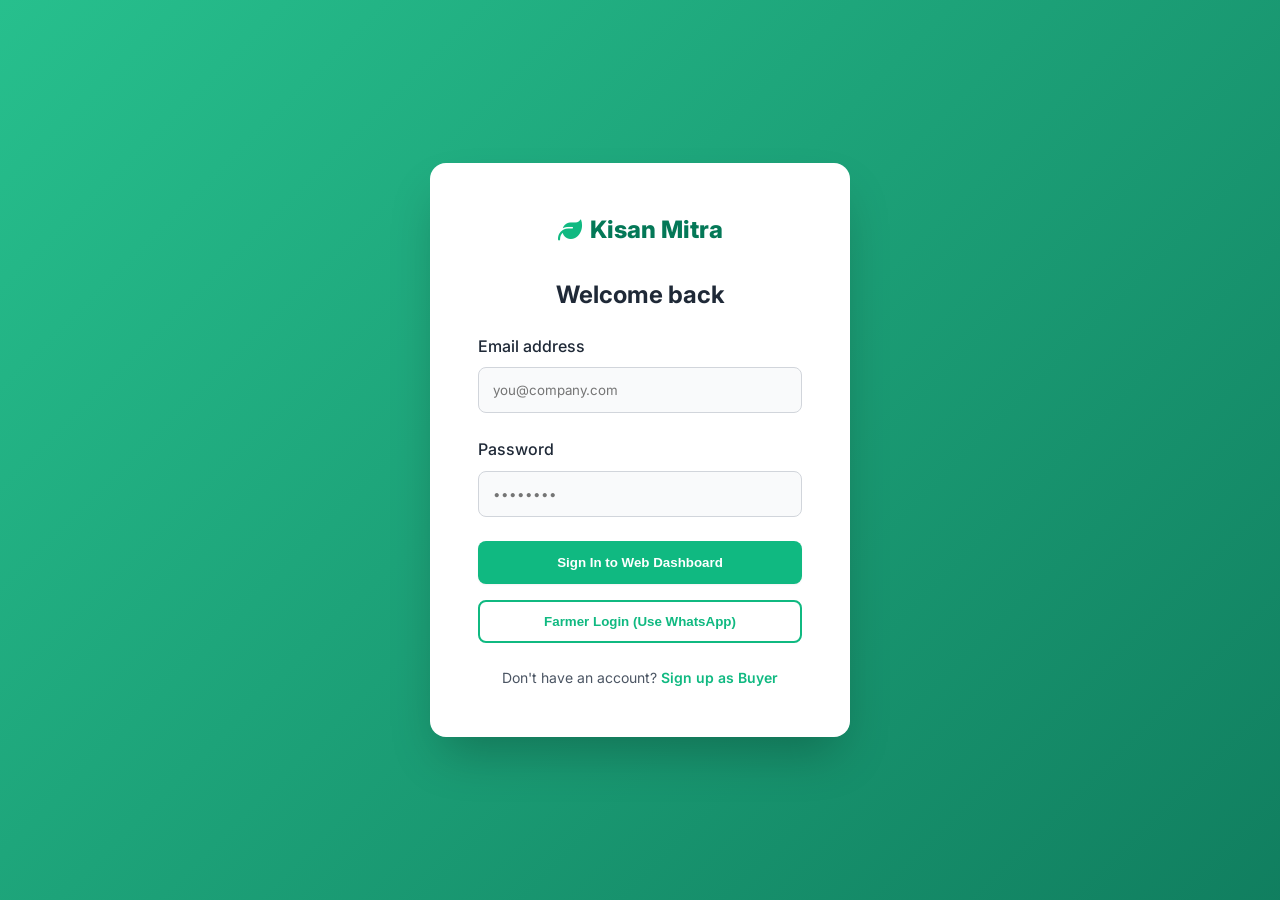
<file: admin-dashboard.html>
<!DOCTYPE html>
<html lang="en">
<head>
    <meta charset="UTF-8">
    <meta name="viewport" content="width=device-width, initial-scale=1.0">
    <title>Admin Dashboard | Kisan Mitra</title>
    <link href="https://fonts.googleapis.com/css2?family=Inter:wght@300;400;500;600;700;800&display=swap" rel="stylesheet">
    <link rel="stylesheet" href="https://cdnjs.cloudflare.com/ajax/libs/font-awesome/6.4.0/css/all.min.css">
    <link rel="stylesheet" href="style.css">
</head>
<body style="overflow: hidden;">

    <div class="dashboard-layout">
        <aside class="sidebar">
            <div class="sidebar-logo logo">
                <a href="index.html"><i class="fa-solid fa-leaf"></i> Kisan Mitra</a>
            </div>
            <ul class="sidebar-menu">
                <li><a href="#" class="active"><i class="fa-solid fa-chart-pie"></i> Analytics Overview</a></li>
                <li style="margin-top: 2rem;"><a href="#" onclick="logout()" style="color: #DC2626;"><i class="fa-solid fa-arrow-right-from-bracket"></i> Logout</a></li>
            </ul>
        </aside>

        <main class="main-content" style="height: 100vh; overflow-y: auto;">
            <div class="dashboard-header">
                <div>
                    <h2 style="margin: 0;">Admin Dashboard</h2>
                    <p style="color: var(--text-muted); font-size: 0.875rem;">Welcome back, System Administrator</p>
                </div>
                <div style="display: flex; gap: 1rem; align-items: center;">
                    <a href="index.html" class="btn btn-outline" style="padding: 0.5rem 1rem; font-size: 0.875rem;">Back to Home</a>
                    <img src="https://ui-avatars.com/api/?name=Admin+User&background=10B981&color=fff" alt="Admin" style="width: 40px; height: 40px; border-radius: 50%;">
                </div>
            </div>

            <div class="stat-cards fade-up">
                <div class="stat-card">
                    <div class="stat-title">Total Platform Users</div>
                    <div class="stat-value" id="s_users">...</div>
                </div>
                <div class="stat-card">
                    <div class="stat-title">Active Crop Listings</div>
                    <div class="stat-value" id="s_listings">...</div>
                </div>
                <div class="stat-card">
                    <div class="stat-title">Orders Processed</div>
                    <div class="stat-value" id="s_orders">...</div>
                </div>
                <div class="stat-card">
                    <div class="stat-title">Revenue</div>
                    <div class="stat-value" id="s_rev">...</div>
                </div>
            </div>

            <!-- Static Graphs Mockup -->
            <div class="grid-2 fade-up" style="margin-top: 2rem;">
                <div class="card" style="padding: 1.5rem;">
                    <h3>Revenue Growth (Q1 2026)</h3>
                    <div style="height: 150px; display: flex; align-items: flex-end; gap: 10%; padding-top: 1rem; border-bottom: 1px solid #E5E7EB; margin-top: 1rem;">
                        <div style="width: 25%; background: var(--primary); height: 30%; border-radius: 4px 4px 0 0;"></div>
                        <div style="width: 25%; background: var(--primary); height: 50%; border-radius: 4px 4px 0 0;"></div>
                        <div style="width: 25%; background: var(--primary); height: 80%; border-radius: 4px 4px 0 0;"></div>
                        <div style="width: 25%; background: var(--primary); height: 100%; border-radius: 4px 4px 0 0;"></div>
                    </div>
                    <div style="display: flex; justify-content: space-between; margin-top: 0.5rem; color: var(--text-muted); font-size: 0.75rem;">
                        <span>Jan</span><span>Feb</span><span>Mar</span><span>Apr</span>
                    </div>
                </div>
                <div class="card" style="padding: 1.5rem;">
                    <h3>User Distribution</h3>
                    <div style="display: flex; height: 150px; align-items: center; justify-content: center; gap: 2rem;">
                        <div style="width: 120px; height: 120px; border-radius: 50%; background: conic-gradient(var(--primary) 0% 75%, #FCD34D 75% 100%);"></div>
                        <div>
                            <div style="display: flex; align-items: center; gap: 0.5rem; margin-bottom: 0.5rem;"><div style="width:12px; height:12px; background:var(--primary); border-radius:50%;"></div> Farmers (75%)</div>
                            <div style="display: flex; align-items: center; gap: 0.5rem;"><div style="width:12px; height:12px; background:#FCD34D; border-radius:50%;"></div> Buyers (25%)</div>
                        </div>
                    </div>
                </div>
            </div>

            <!-- Manage Listings Table -->
            <div class="table-container fade-up" style="margin-top: 2rem;">
                <div class="table-header">
                    <h3 style="margin: 0; font-size: 1.125rem;">Manage Pending Listings</h3>
                    <span class="badge badge-primary">Admin Action Required</span>
                </div>
                <table>
                    <thead>
                        <tr>
                            <th>Crop / Qty</th>
                            <th>Farmer</th>
                            <th>Location</th>
                            <th>Status</th>
                            <th>Action</th>
                        </tr>
                    </thead>
                    <tbody id="listingsTableBody">
                        <tr><td colspan="5" style="text-align:center;color:var(--text-muted);padding:2rem;">Loading pending listings...</td></tr>
                    </tbody>
                </table>
            </div>

            <div class="table-container fade-up" style="margin-top: 2rem;">
                <div class="table-header">
                    <h3 style="margin: 0; font-size: 1.125rem;">Recent Transactions</h3>
                    <button class="btn btn-outline" style="padding: 0.5rem 1rem; font-size: 0.875rem;" onclick="fetchStats()">Refresh Data</button>
                </div>
                <table>
                    <thead>
                        <tr>
                            <th>Order ID</th>
                            <th>Buyer</th>
                            <th>Seller</th>
                            <th>Crop / Qty</th>
                            <th>Status</th>
                        </tr>
                    </thead>
                    <tbody id="ordersTableBody">
                        <tr><td colspan="5" style="text-align:center;color:var(--text-muted);padding:2rem;">Loading transactions...</td></tr>
                    </tbody>
                </table>
            </div>
        </main>
    </div>

    <script src="script.js"></script>
    <script>
        const user = getAuth();
        if(!user || user.role !== 'admin') {
             window.location.href = 'login.html';
        }

        async function fetchStats() {
            try {
                const res = await fetch(`${API_URL}/admin/stats`);
                if(res.ok) {
                    const data = await res.json();
                    document.getElementById('s_users').innerText = data.total_users;
                    document.getElementById('s_listings').innerText = data.active_listings;
                    document.getElementById('s_orders').innerText = data.orders_processed;
                    document.getElementById('s_rev').innerText = data.revenue;
                }
                
                // Fetch orders
                const ores = await fetch(`${API_URL}/admin/orders`);
                if(ores.ok) {
                    const orders = await ores.json();
                    const tbody = document.getElementById('ordersTableBody');
                    if(orders.length === 0) {
                        tbody.innerHTML = '<tr><td colspan="5" style="text-align:center;">No recent transactions.</td></tr>';
                        return;
                    }
                    tbody.innerHTML = '';
                    orders.forEach(o => {
                        const tr = document.createElement('tr');
                        const statusClass = (o.status && o.status.toLowerCase() === 'completed') ? 'status-success' : 'status-pending';
                        tr.innerHTML = `
                            <td style="font-weight: 600; color: var(--primary);">#ORD-${10000 + o.order_id}</td>
                            <td>${o.buyer_name}</td>
                            <td>${o.seller_name}</td>
                            <td>${o.crop_name} / ${o.quantity}</td>
                            <td><span class="status-pill ${statusClass}">${o.status}</span></td>
                        `;
                        tbody.appendChild(tr);
                    });
                }
                
                // Fetch listings to manage
                const lres = await fetch(`${API_URL}/admin/listings`);
                if(lres.ok) {
                    const listings = await lres.json();
                    const ltbody = document.getElementById('listingsTableBody');
                    if(listings.length === 0) {
                         ltbody.innerHTML = '<tr><td colspan="5" style="text-align:center;">No listings to manage.</td></tr>';
                    } else {
                         ltbody.innerHTML = '';
                         listings.forEach(l => {
                             const ltr = document.createElement('tr');
                             const verifiedText = l.verified ? '<span style="color:var(--primary);">Verified</span>' : '<span style="color:#F59E0B;">Pending</span>';
                             ltr.innerHTML = `
                                 <td><strong>${l.crop_name}</strong> <span style="color:var(--text-muted);font-size:0.875rem;">(${l.quantity} at ₹${l.price_per_unit})</span></td>
                                 <td>${l.farmer_name}</td>
                                 <td>${l.location}</td>
                                 <td>${verifiedText}</td>
                                 <td>
                                    ${!l.verified ? `<button class="btn btn-outline" style="border-color:var(--primary);color:var(--primary);padding:0.2rem 0.5rem;font-size:0.75rem;" onclick="verifyListing(${l.id}, 'approve')">Approve</button>` : ''}
                                    <button class="btn btn-outline" style="border-color:#DC2626;color:#DC2626;padding:0.2rem 0.5rem;font-size:0.75rem;" onclick="verifyListing(${l.id}, 'reject')">Reject</button>
                                 </td>
                             `;
                             ltbody.appendChild(ltr);
                         });
                    }
                }
            } catch (e) {
                console.error("API error", e);
            }
        }

        async function verifyListing(id, action) {
            try {
                await fetch(`${API_URL}/admin/listings/${id}/verify`, {
                    method: 'POST',
                    headers: {'Content-Type': 'application/json'},
                    body: JSON.stringify({action: action})
                });
                fetchStats(); // Refresh DB view
            } catch(e) { console.error(e); }
        }

        document.addEventListener('DOMContentLoaded', fetchStats);
    </script>
</body>
</html>
</file>
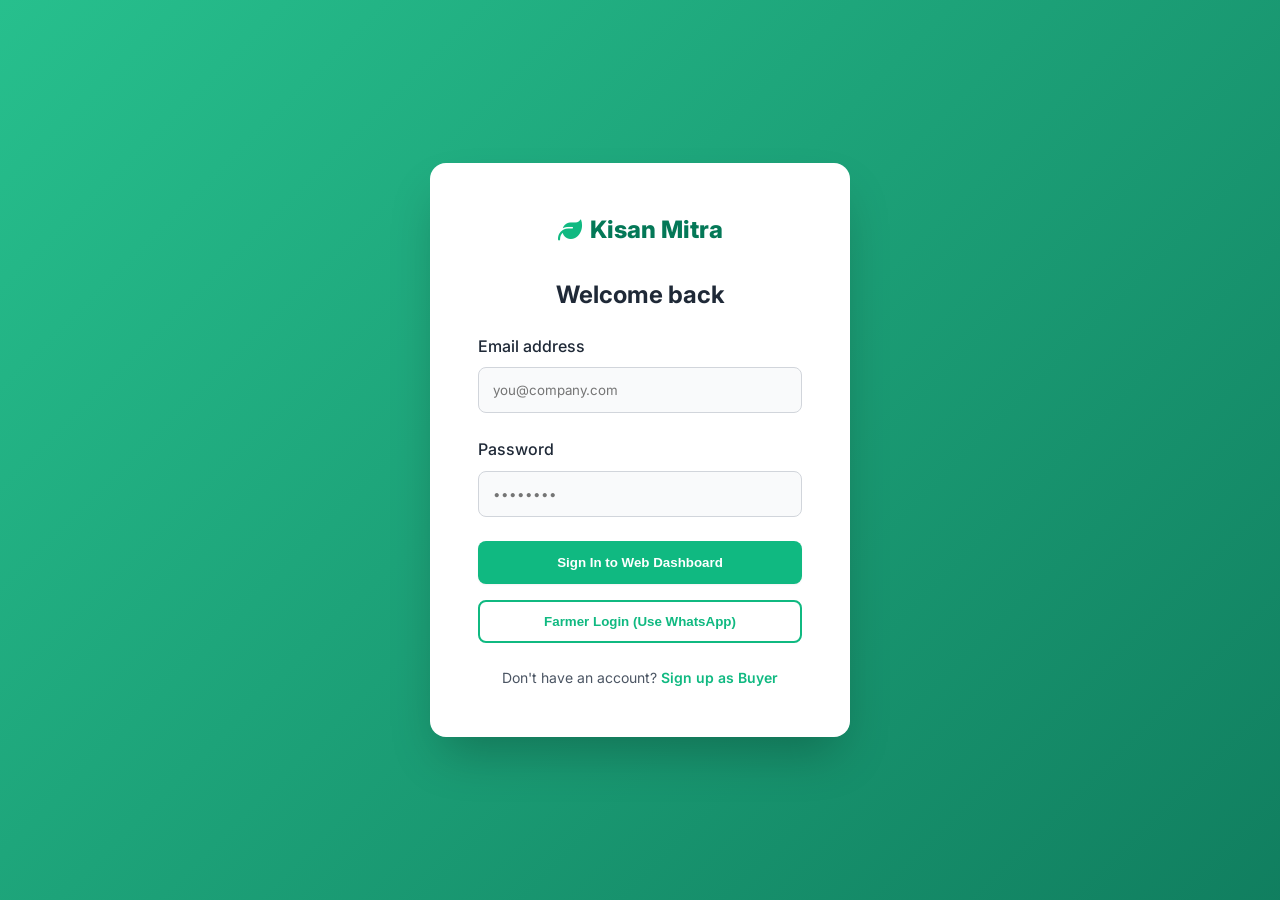
<file: buyer-dashboard.html>
<!DOCTYPE html>
<html lang="en">
<head>
    <meta charset="UTF-8">
    <meta name="viewport" content="width=device-width, initial-scale=1.0">
    <title>Buyer Dashboard | Kisan Mitra</title>
    <link href="https://fonts.googleapis.com/css2?family=Inter:wght@300;400;500;600;700;800&display=swap" rel="stylesheet">
    <link rel="stylesheet" href="https://cdnjs.cloudflare.com/ajax/libs/font-awesome/6.4.0/css/all.min.css">
    <link rel="stylesheet" href="style.css">
</head>
<body style="overflow: hidden;">

    <div class="dashboard-layout">
        <aside class="sidebar">
            <div class="sidebar-logo logo">
                <a href="index.html"><i class="fa-solid fa-leaf"></i> Kisan Mitra</a>
            </div>
            <ul class="sidebar-menu">
                <li><p style="font-size: 0.75rem; text-transform: uppercase; color: var(--text-light); font-weight: 700; margin: 1rem 0 0.5rem 1rem;">Marketplace</p></li>
                <li><a href="#" class="active"><i class="fa-solid fa-store"></i> Explore Crops</a></li>
                <li><a href="#"><i class="fa-solid fa-star"></i> Saved Listings</a></li>
                <li><p style="font-size: 0.75rem; text-transform: uppercase; color: var(--text-light); font-weight: 700; margin: 1rem 0 0.5rem 1rem;">My Account</p></li>
                <li><a href="#"><i class="fa-solid fa-cart-flatbed"></i> My Orders</a></li>
                <li style="margin-top: 2rem;"><a href="#" onclick="logout()" style="color: #DC2626;"><i class="fa-solid fa-arrow-right-from-bracket"></i> Logout</a></li>
            </ul>
        </aside>

        <main class="main-content" style="height: 100vh; overflow-y: auto; overflow-x: hidden; padding-bottom: 4rem;">
            <div class="dashboard-header">
                <div>
                    <h2 style="margin: 0;">Marketplace</h2>
                    <p style="color: var(--text-muted); font-size: 0.875rem;">Find the best produce directly from farmers</p>
                </div>
                <div style="display: flex; gap: 1rem; align-items: center;">
                    <a href="index.html" class="btn btn-outline" style="padding: 0.5rem 1rem; font-size: 0.875rem;">Back to Home</a>
                    <span id="userName" style="font-weight: 600; font-size: 0.875rem;">Company</span>
                    <img src="https://ui-avatars.com/api/?name=Buyer+Corp&background=F59E0B&color=fff" alt="Buyer" id="userAvatar" style="width: 40px; height: 40px; border-radius: 50%;">
                </div>
            </div>

            <div class="filter-bar fade-up" style="margin-bottom: 2rem; border-radius: var(--radius-md); display:flex; gap:1rem;">
                <input type="text" id="searchInput" class="filter-input" placeholder="Search crop (e.g., Tomato)..." onkeyup="filterDOM()" style="flex: 2;">
                <select id="locFilter" class="filter-input" style="flex:1;" onchange="filterDOM()">
                    <option value="">Any Location</option>
                    <option value="MH">Maharashtra (MH)</option>
                    <option value="MP">Madhya Pradesh (MP)</option>
                </select>
                <button class="btn btn-primary" style="padding: 0.5rem 1.5rem;" onclick="fetchListings()"><i class="fa-solid fa-rotate-right"></i></button>
            </div>

            <div id="listingsGrid" class="grid-3 fade-up">
                <p style="grid-column: span 3; text-align: center; color: var(--text-muted); padding: 3rem;">Loading dynamic listings from backend...</p>
            </div>
            
            <div class="table-container fade-up" style="margin-top: 4rem;">
                <div class="table-header">
                    <h3 style="margin: 0; font-size: 1.125rem;"><i class="fa-solid fa-clock-rotate-left"></i> My Order History</h3>
                </div>
                <table>
                    <thead>
                        <tr>
                            <th>Order ID</th>
                            <th>Crop</th>
                            <th>Quantity</th>
                            <th>Value</th>
                            <th>Status</th>
                        </tr>
                    </thead>
                    <tbody id="myOrdersTable">
                        <tr><td colspan="5" style="text-align:center;">Loading history...</td></tr>
                    </tbody>
                </table>
            </div>
        </main>
    </div>

    <script src="script.js"></script>
    <script>
        const user = getAuth();
        if(!user) {
            window.location.href = 'login.html';
        } else {
            document.getElementById('userName').innerText = user.name || 'Buyer';
            document.getElementById('userAvatar').src = `https://ui-avatars.com/api/?name=${user.name}&background=F59E0B&color=fff`;
        }

        async function fetchListings() {
            try {
                const res = await fetch(`${API_URL}/listings`);
                if(res.ok) {
                    const listings = await res.json();
                    renderListings(listings);
                }
            } catch (e) {
                document.getElementById('listingsGrid').innerHTML = '<p style="grid-column:span 3;color:red;text-align:center;">Error connecting to API. Have you started the Python server?</p>';
            }
        }

        function renderListings(arr) {
            const grid = document.getElementById('listingsGrid');
            if(arr.length === 0) {
                grid.innerHTML = '<p style="grid-column:span 3;text-align:center;">No crop listings available right now.</p>';
                return;
            }
            grid.innerHTML = '';
            arr.forEach(listing => {
                const card = document.createElement('div');
                card.className = 'card fade-up visible listing-card';
                card.setAttribute('data-crop', listing.crop_name.toLowerCase());
                card.setAttribute('data-loc', listing.location.toLowerCase());
                card.style.padding = '1.5rem';
                
                const badgeStyle = listing.verified ? "badge-primary" : "";
                const badgeText = listing.verified ? "Verified Quality" : "Quality Pending";
                const bgStyle = listing.verified ? "" : `background: #E5E7EB;`;
                
                card.innerHTML = `
                    <span class="badge ${badgeStyle}" style="margin-bottom: 1rem; ${bgStyle}">${badgeText}</span>
                    <h3 style="margin-bottom: 0.5rem;">${listing.crop_name}</h3>
                    <p style="color: var(--text-muted); font-size: 0.875rem; margin-bottom: 1rem;"><i class="fa-solid fa-location-dot"></i> ${listing.location} • Farmer: ${listing.farmer_name}</p>
                    
                    <div style="background: #F9FAFB; padding: 1rem; border-radius: var(--radius-md); margin-bottom: 1.5rem;">
                        <div style="display: flex; justify-content: space-between; margin-bottom: 0.5rem;">
                            <span style="color: var(--text-muted); font-size: 0.875rem;">Quantity Available</span>
                            <span style="font-weight: 600;">${listing.quantity}</span>
                        </div>
                        <div style="display: flex; justify-content: space-between;">
                            <span style="color: var(--text-muted); font-size: 0.875rem;">Asking Price</span>
                            <span style="font-weight: 700; color: var(--primary);">₹${listing.price_per_unit}</span>
                        </div>
                    </div>
                    
                    <button class="btn btn-primary" style="width: 100%;" onclick="orderCrop(${listing.id}, '${listing.price_per_unit}')">Place Order</button>
                `;
                grid.appendChild(card);
            });
        }

        function filterDOM() {
            const query = document.getElementById('searchInput').value.toLowerCase();
            const loc = document.getElementById('locFilter').value.toLowerCase();
            const cards = document.querySelectorAll('.listing-card');
            
            cards.forEach(card => {
                const matchName = card.getAttribute('data-crop').includes(query);
                const matchLoc = card.getAttribute('data-loc').includes(loc);
                
                if (matchName && matchLoc) {
                    card.style.display = 'block';
                } else {
                    card.style.display = 'none';
                }
            });
        }

        async function fetchHistory() {
            try {
                const u = getAuth();
                const res = await fetch(`${API_URL}/user/${u.user_id}/orders`);
                const orders = await res.json();
                const tbody = document.getElementById('myOrdersTable');
                if(!orders || orders.length===0) {
                    tbody.innerHTML = '<tr><td colspan="5" style="text-align:center;">You have no past orders.</td></tr>';
                    return;
                }
                tbody.innerHTML = '';
                orders.forEach(o => {
                    const statusClass = (o.status && o.status.toLowerCase() === 'completed') ? 'status-success' : 'status-pending';
                    tbody.innerHTML += `
                        <tr>
                            <td>#ORD-${10000+o.id}</td>
                            <td>${o.crop_name}</td>
                            <td>${o.quantity}</td>
                            <td>₹${o.value}</td>
                            <td><span class="status-pill ${statusClass}">${o.status}</span></td>
                        </tr>
                    `;
                });
            } catch(e) { console.error(e); }
        }

        async function orderCrop(listingId, priceString) {
            if(!confirm("Are you sure you want to place a purchase order for this crop?")) return;
            try {
                const res = await fetch(`${API_URL}/orders`, {
                    method: 'POST',
                    headers: {'Content-Type': 'application/json'},
                    body: JSON.stringify({buyer_id: getAuth().user_id, listing_id: listingId, value: priceString})
                });
                if(res.ok) {
                    alert("Order successfully placed! Admin has been notified.");
                    fetchHistory();
                }
                else alert("Failed to place order.");
            } catch(e) {
                alert("Connection error.");
            }
        }

        document.addEventListener('DOMContentLoaded', () => {
            fetchListings();
            fetchHistory();
        });
    </script>
</body>
</html>
</file>
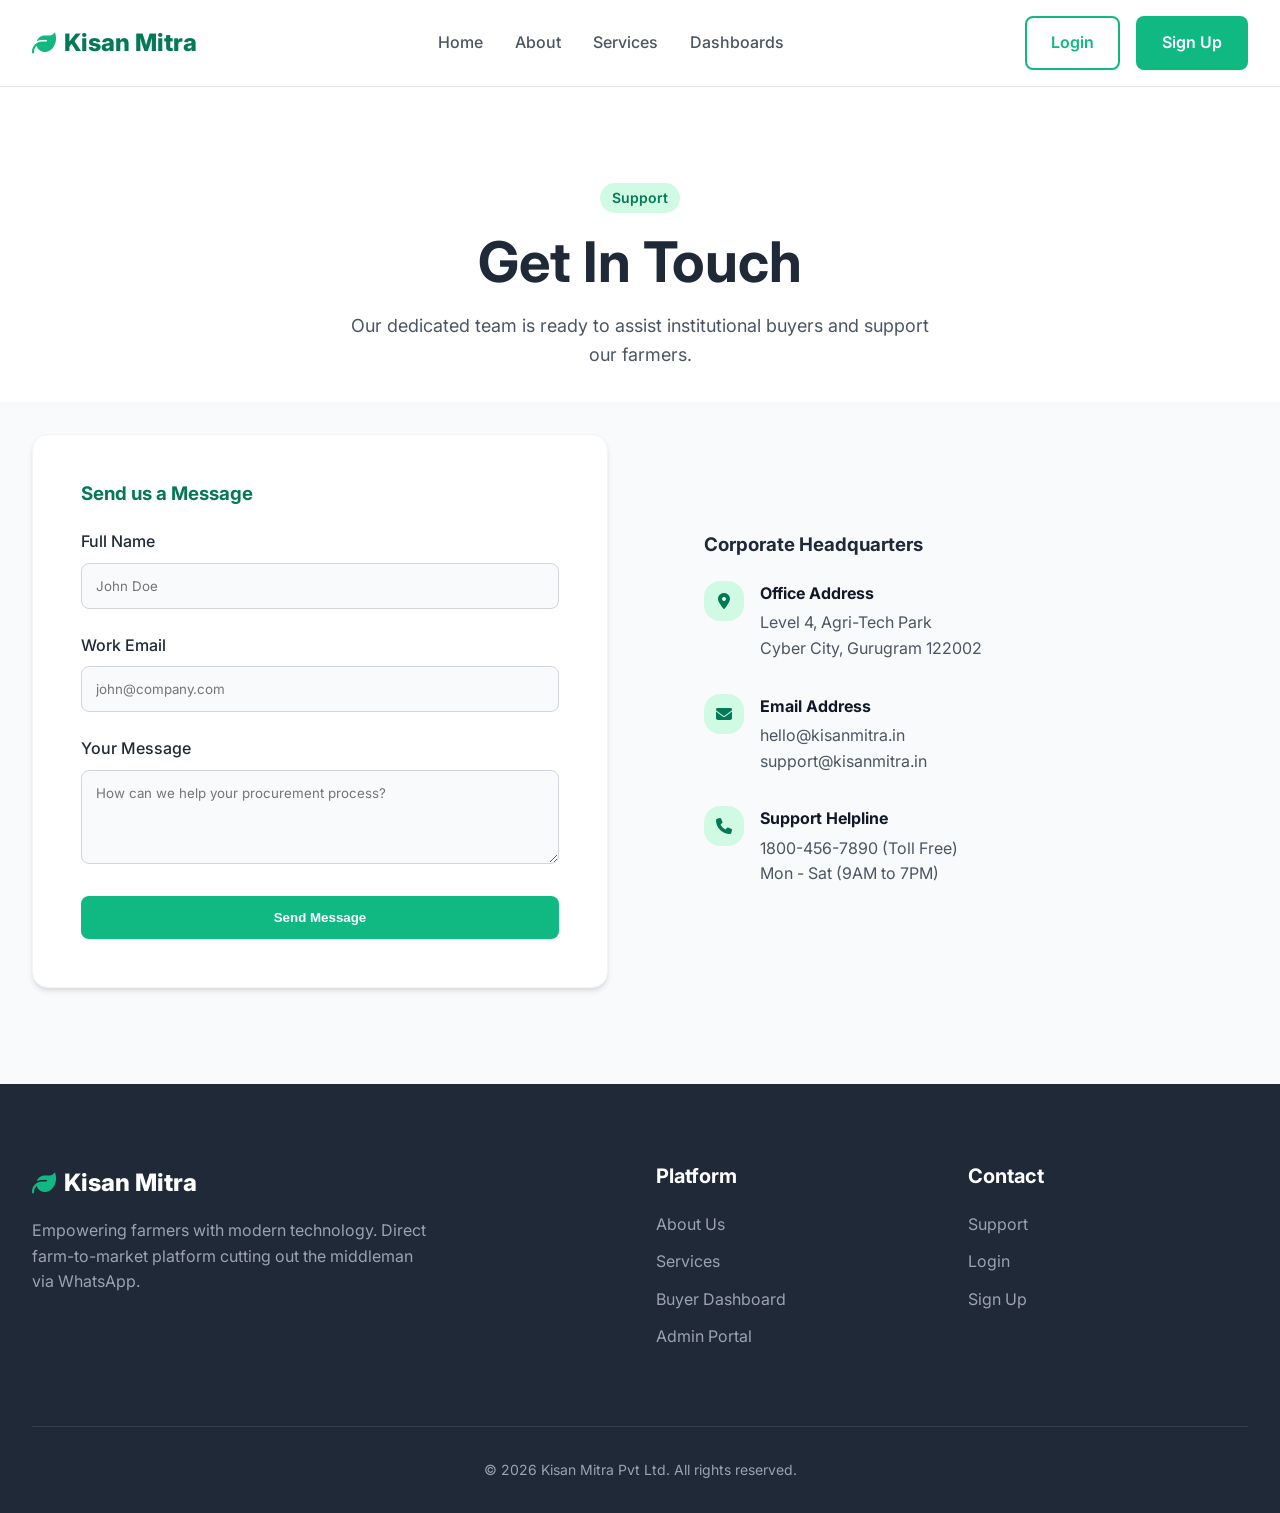
<file: contact.html>
<!DOCTYPE html>
<html lang="en">
<head>
    <meta charset="UTF-8">
    <meta name="viewport" content="width=device-width, initial-scale=1.0">
    <title>Contact Us | Kisan Mitra</title>
    <link href="https://fonts.googleapis.com/css2?family=Inter:wght@300;400;500;600;700;800&display=swap" rel="stylesheet">
    <link rel="stylesheet" href="https://cdnjs.cloudflare.com/ajax/libs/font-awesome/6.4.0/css/all.min.css">
    <link rel="stylesheet" href="style.css">
</head>
<body>
    <!-- Navbar -->
    <nav class="navbar">
        <div class="container">
            <div class="logo">
                <a href="index.html"><i class="fa-solid fa-leaf"></i> Kisan Mitra</a>
            </div>
            <ul class="nav-links">
                <li><a href="index.html">Home</a></li>
                <li><a href="about.html">About</a></li>
                <li><a href="services.html">Services</a></li>
                <li><a href="buyer-dashboard.html">Dashboards</a></li>
            </ul>
            <div class="nav-actions">
                <a href="login.html" class="btn btn-outline">Login</a>
                <a href="register.html" class="btn btn-primary">Sign Up</a>
            </div>
            <div class="hamburger">
                <i class="fa-solid fa-bars"></i>
            </div>
        </div>
    </nav>

    <section class="section section-light" style="padding-bottom: 2rem;">
        <div class="container text-center fade-up">
            <span class="badge badge-primary">Support</span>
            <h1 style="font-size: 3.5rem; margin-bottom: 1rem;">Get In Touch</h1>
            <p style="font-size: 1.125rem; color: var(--text-muted); max-width: 600px; margin: 0 auto;">Our dedicated team is ready to assist institutional buyers and support our farmers.</p>
        </div>
    </section>

    <!-- Contact Form -->
    <section class="section" style="padding-top: 2rem;">
        <div class="container">
            <div class="grid-2 fade-up">
                
                <div class="card" style="padding: 3rem;">
                    <h3 style="margin-bottom: 1.5rem; color: var(--primary-dark);">Send us a Message</h3>
                    <form action="#" method="POST" onsubmit="event.preventDefault(); alert('Message Received!');">
                        <div class="form-group">
                            <label for="name">Full Name</label>
                            <input type="text" id="name" placeholder="John Doe" required>
                        </div>
                        <div class="form-group">
                            <label for="email">Work Email</label>
                            <input type="email" id="email" placeholder="john@company.com" required>
                        </div>
                        <div class="form-group">
                            <label for="message">Your Message</label>
                            <textarea id="message" rows="4" placeholder="How can we help your procurement process?" required></textarea>
                        </div>
                        <button type="submit" class="btn btn-primary" style="width: 100%;">Send Message</button>
                    </form>
                </div>

                <div class="contact-card" style="padding: 2rem;">
                    <h3 style="margin-bottom: 1.5rem;">Corporate Headquarters</h3>
                    
                    <div style="display: flex; gap: 1rem; align-items: flex-start; margin-bottom: 2rem;">
                        <div class="card-icon" style="margin: 0; width: 40px; height: 40px; font-size: 1rem;"><i class="fa-solid fa-location-dot"></i></div>
                        <div>
                            <strong style="display: block; margin-bottom: 0.25rem;">Office Address</strong>
                            <p style="color: var(--text-muted);">Level 4, Agri-Tech Park<br>Cyber City, Gurugram 122002</p>
                        </div>
                    </div>
                    
                    <div style="display: flex; gap: 1rem; align-items: flex-start; margin-bottom: 2rem;">
                        <div class="card-icon" style="margin: 0; width: 40px; height: 40px; font-size: 1rem;"><i class="fa-solid fa-envelope"></i></div>
                        <div>
                            <strong style="display: block; margin-bottom: 0.25rem;">Email Address</strong>
                            <p style="color: var(--text-muted);">hello@kisanmitra.in<br>support@kisanmitra.in</p>
                        </div>
                    </div>

                    <div style="display: flex; gap: 1rem; align-items: flex-start;">
                        <div class="card-icon" style="margin: 0; width: 40px; height: 40px; font-size: 1rem;"><i class="fa-solid fa-phone"></i></div>
                        <div>
                            <strong style="display: block; margin-bottom: 0.25rem;">Support Helpline</strong>
                            <p style="color: var(--text-muted);">1800-456-7890 (Toll Free)<br>Mon - Sat (9AM to 7PM)</p>
                        </div>
                    </div>
                </div>

            </div>
        </div>
    </section>

    <!-- Footer -->
    <footer>
        <div class="container">
            <div class="grid-4 footer-grid">
                <div class="footer-col" style="grid-column: span 2;">
                    <div class="logo" style="margin-bottom: 1rem;"><a href="index.html" style="color: white;"><i class="fa-solid fa-leaf text-primary"></i> Kisan Mitra</a></div>
                    <p style="color: var(--text-light); max-width: 400px; margin-bottom: 1.5rem;">Empowering farmers with modern technology. Direct farm-to-market platform cutting out the middleman via WhatsApp.</p>
                </div>
                <div class="footer-col">
                    <h4 class="footer-title">Platform</h4>
                    <ul>
                        <li><a href="about.html">About Us</a></li>
                        <li><a href="services.html">Services</a></li>
                        <li><a href="buyer-dashboard.html">Buyer Dashboard</a></li>
                        <li><a href="admin-dashboard.html">Admin Portal</a></li>
                    </ul>
                </div>
                <div class="footer-col">
                    <h4 class="footer-title">Contact</h4>
                    <ul>
                        <li><a href="contact.html">Support</a></li>
                        <li><a href="login.html">Login</a></li>
                        <li><a href="register.html">Sign Up</a></li>
                    </ul>
                </div>
            </div>
            <div class="footer-bottom">
                <p>&copy; 2026 Kisan Mitra Pvt Ltd. All rights reserved.</p>
            </div>
        </div>
    </footer>
    <script src="script.js"></script>
</body>
</html>
</file>
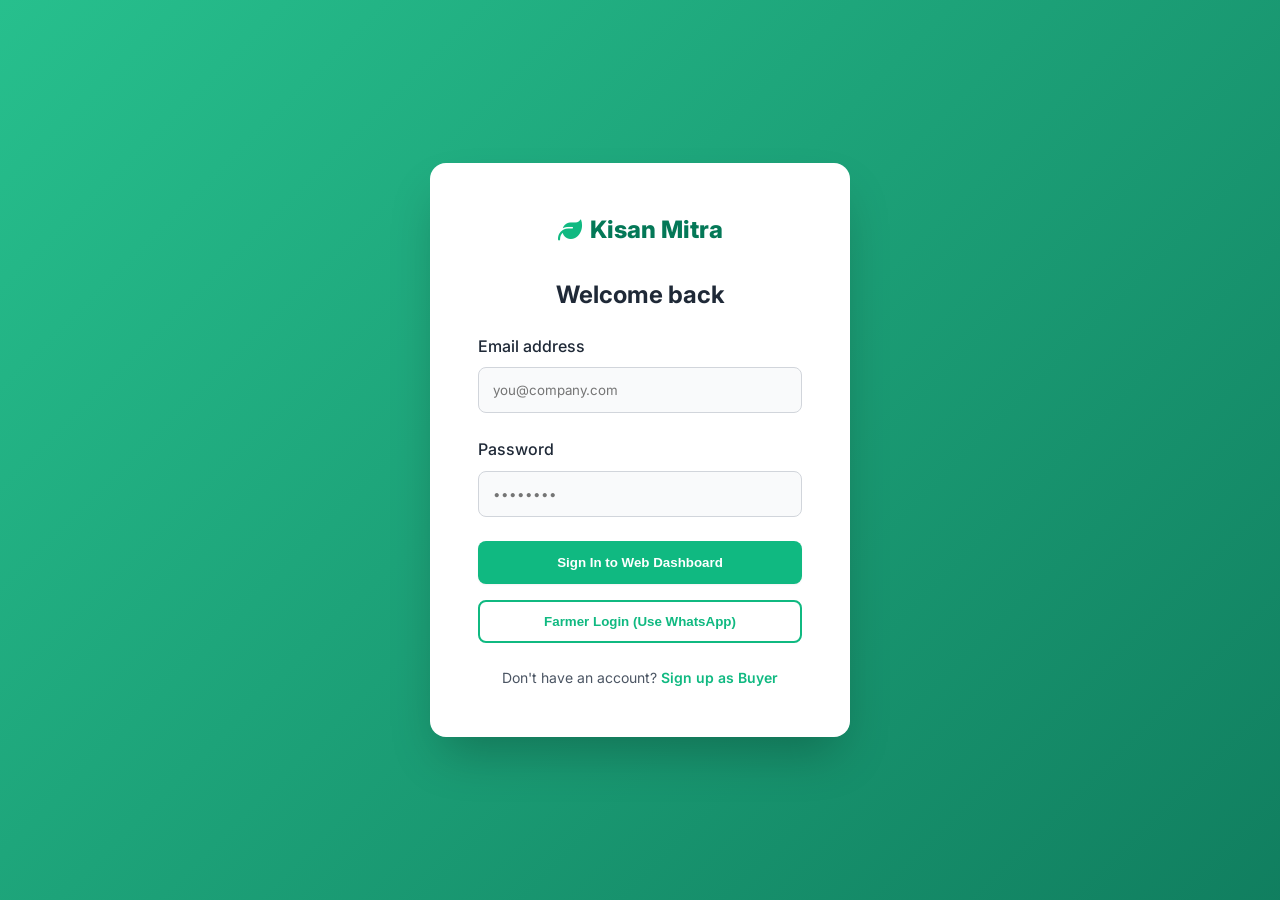
<file: login.html>
<!DOCTYPE html>
<html lang="en">
<head>
    <meta charset="UTF-8">
    <meta name="viewport" content="width=device-width, initial-scale=1.0">
    <title>Login | Kisan Mitra</title>
    <link href="https://fonts.googleapis.com/css2?family=Inter:wght@300;400;500;600;700;800&display=swap" rel="stylesheet">
    <link rel="stylesheet" href="https://cdnjs.cloudflare.com/ajax/libs/font-awesome/6.4.0/css/all.min.css">
    <link rel="stylesheet" href="style.css">
    <style>
        .auth-layout { min-height: 100vh; display: flex; align-items: center; justify-content: center; background: url('https://images.unsplash.com/photo-1595841696677-6489ff3f8cd1?ixlib=rb-4.0.3&auto=format&fit=crop&w=1920&q=80') center/cover; position: relative; }
        .auth-layout::before { content: ''; position: absolute; inset: 0; background: linear-gradient(135deg, rgba(16, 185, 129, 0.9), rgba(4, 120, 87, 0.95)); }
        .auth-card { position: relative; z-index: 10; padding: 3rem; background: white; border-radius: var(--radius-lg); box-shadow: 0 25px 50px -12px rgba(0, 0, 0, 0.25); width: 100%; max-width: 420px; }
        .error-msg { color: #DC2626; font-size: 0.875rem; text-align: center; margin-bottom: 1rem; display: none; }
    </style>
</head>
<body>
    <div class="auth-layout">
        <div class="auth-card fade-up">
            <div class="logo text-center" style="margin-bottom: 2rem;">
                <a href="index.html" style="justify-content: center;"><i class="fa-solid fa-leaf"></i> Kisan Mitra</a>
            </div>
            
            <h3 class="text-center" style="margin-bottom: 1.5rem; font-size: 1.5rem;">Welcome back</h3>
            <div id="errorBox" class="error-msg"></div>
            
            <form id="loginForm">
                <div class="form-group">
                    <label for="email">Email address</label>
                    <input type="email" id="email" placeholder="you@company.com" required>
                </div>
                <div class="form-group">
                    <label for="password">Password</label>
                    <input type="password" id="password" placeholder="••••••••" required>
                </div>
                <button type="submit" class="btn btn-primary" style="width: 100%; margin-bottom: 1rem;" id="loginBtn">Sign In to Web Dashboard</button>
                <button type="button" class="btn btn-outline" style="width: 100%; margin-bottom: 1.5rem;" onclick="window.location.href='how-it-works.html#whatsapp-demo'">Farmer Login (Use WhatsApp)</button>
            </form>
            
            <p class="text-center" style="font-size: 0.875rem; color: var(--text-muted);">
                Don't have an account? <a href="register.html" style="color: var(--primary); font-weight: 600;">Sign up as Buyer</a>
            </p>
        </div>
    </div>
    <script src="script.js"></script>
    <script>
        document.getElementById('loginForm').addEventListener('submit', async (e) => {
            e.preventDefault();
            const btn = document.getElementById('loginBtn');
            const errBox = document.getElementById('errorBox');
            btn.innerText = 'Signing in...';
            btn.disabled = true;
            errBox.style.display = 'none';
            
            try {
                const res = await fetch(`${API_URL}/auth/login`, {
                    method: 'POST',
                    headers: {'Content-Type': 'application/json'},
                    body: JSON.stringify({
                        email: document.getElementById('email').value,
                        password: document.getElementById('password').value
                    })
                });
                
                const data = await res.json();
                if(res.ok) {
                    setAuth(data);
                    window.location.href = data.role === 'admin' ? 'admin-dashboard.html' : 'buyer-dashboard.html';
                } else {
                    errBox.innerText = data.detail || 'Login failed';
                    errBox.style.display = 'block';
                }
            } catch (err) {
                errBox.innerText = 'Connection error. Is the backend running?';
                errBox.style.display = 'block';
            } finally {
                btn.innerText = 'Sign In to Dashboard';
                btn.disabled = false;
            }
        });
    </script>
</body>
</html>
</file>
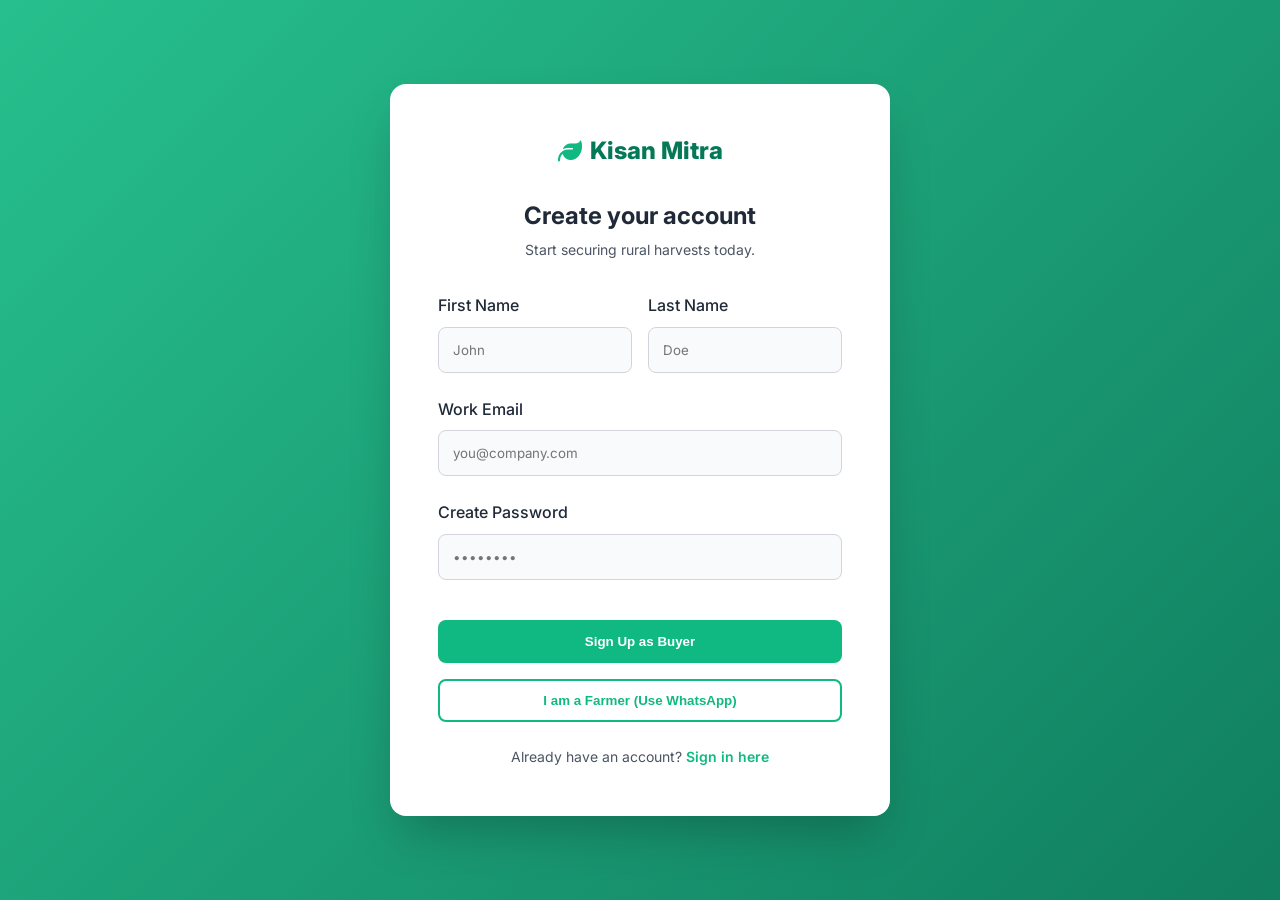
<file: register.html>
<!DOCTYPE html>
<html lang="en">
<head>
    <meta charset="UTF-8">
    <meta name="viewport" content="width=device-width, initial-scale=1.0">
    <title>Create Account | Kisan Mitra</title>
    <link href="https://fonts.googleapis.com/css2?family=Inter:wght@300;400;500;600;700;800&display=swap" rel="stylesheet">
    <link rel="stylesheet" href="https://cdnjs.cloudflare.com/ajax/libs/font-awesome/6.4.0/css/all.min.css">
    <link rel="stylesheet" href="style.css">
    <style>
        .auth-layout { min-height: 100vh; display: flex; align-items: center; justify-content: center; background: url('https://images.unsplash.com/photo-1595841696677-6489ff3f8cd1?ixlib=rb-4.0.3&auto=format&fit=crop&w=1920&q=80') center/cover; position: relative; padding: 2rem; }
        .auth-layout::before { content: ''; position: absolute; inset: 0; background: linear-gradient(135deg, rgba(16, 185, 129, 0.9), rgba(4, 120, 87, 0.95)); }
        .auth-card { position: relative; z-index: 10; padding: 3rem; background: white; border-radius: var(--radius-lg); box-shadow: 0 25px 50px -12px rgba(0, 0, 0, 0.25); width: 100%; max-width: 500px; }
        .error-msg { color: #DC2626; font-size: 0.875rem; text-align: center; margin-bottom: 1rem; display: none; }
    </style>
</head>
<body>
    <div class="auth-layout">
        <div class="auth-card fade-up">
            <div class="logo text-center" style="margin-bottom: 2rem;">
                <a href="index.html" style="justify-content: center;"><i class="fa-solid fa-leaf"></i> Kisan Mitra</a>
            </div>
            
            <h3 class="text-center" style="margin-bottom: 0.5rem; font-size: 1.5rem;">Create your account</h3>
            <p class="text-center" style="color: var(--text-muted); font-size: 0.875rem; margin-bottom: 2rem;">Start securing rural harvests today.</p>
            <div id="errorBox" class="error-msg"></div>
            
            <form id="registerForm">
                <div class="grid-2" style="gap: 1rem; margin-bottom: 0;">
                    <div class="form-group">
                        <label for="fname">First Name</label>
                        <input type="text" id="fname" placeholder="John" required>
                    </div>
                    <div class="form-group">
                        <label for="lname">Last Name</label>
                        <input type="text" id="lname" placeholder="Doe" required>
                    </div>
                </div>
                
                <div class="form-group">
                    <label for="email">Work Email</label>
                    <input type="email" id="email" placeholder="you@company.com" required>
                </div>
                
                <div class="form-group">
                    <label for="password">Create Password</label>
                    <input type="password" id="password" placeholder="••••••••" required>
                </div>
                
                <button type="submit" class="btn btn-primary" style="width: 100%; margin-top: 1rem; margin-bottom: 1rem;" id="regBtn">Sign Up as Buyer</button>
                <button type="button" class="btn btn-outline" style="width: 100%; margin-bottom: 1.5rem;" onclick="window.location.href='how-it-works.html#whatsapp-demo'">I am a Farmer (Use WhatsApp)</button>
            </form>
            
            <p class="text-center" style="font-size: 0.875rem; color: var(--text-muted);">
                Already have an account? <a href="login.html" style="color: var(--primary); font-weight: 600;">Sign in here</a>
            </p>
        </div>
    </div>
    <script src="script.js"></script>
    <script>
        document.getElementById('registerForm').addEventListener('submit', async (e) => {
            e.preventDefault();
            const btn = document.getElementById('regBtn');
            const errBox = document.getElementById('errorBox');
            btn.innerText = 'Creating account...';
            btn.disabled = true;
            errBox.style.display = 'none';
            
            try {
                const res = await fetch(`${API_URL}/auth/register`, {
                    method: 'POST',
                    headers: {'Content-Type': 'application/json'},
                    body: JSON.stringify({
                        first_name: document.getElementById('fname').value,
                        last_name: document.getElementById('lname').value,
                        email: document.getElementById('email').value,
                        password: document.getElementById('password').value
                    })
                });
                
                const data = await res.json();
                if(res.ok) {
                    setAuth(data);
                    window.location.href = 'buyer-dashboard.html';
                } else {
                    errBox.innerText = data.detail || 'Registration failed';
                    errBox.style.display = 'block';
                }
            } catch (err) {
                errBox.innerText = 'Connection error. Is the backend running?';
                errBox.style.display = 'block';
            } finally {
                btn.innerText = 'Sign Up';
                btn.disabled = false;
            }
        });
    </script>
</body>
</html>
</file>
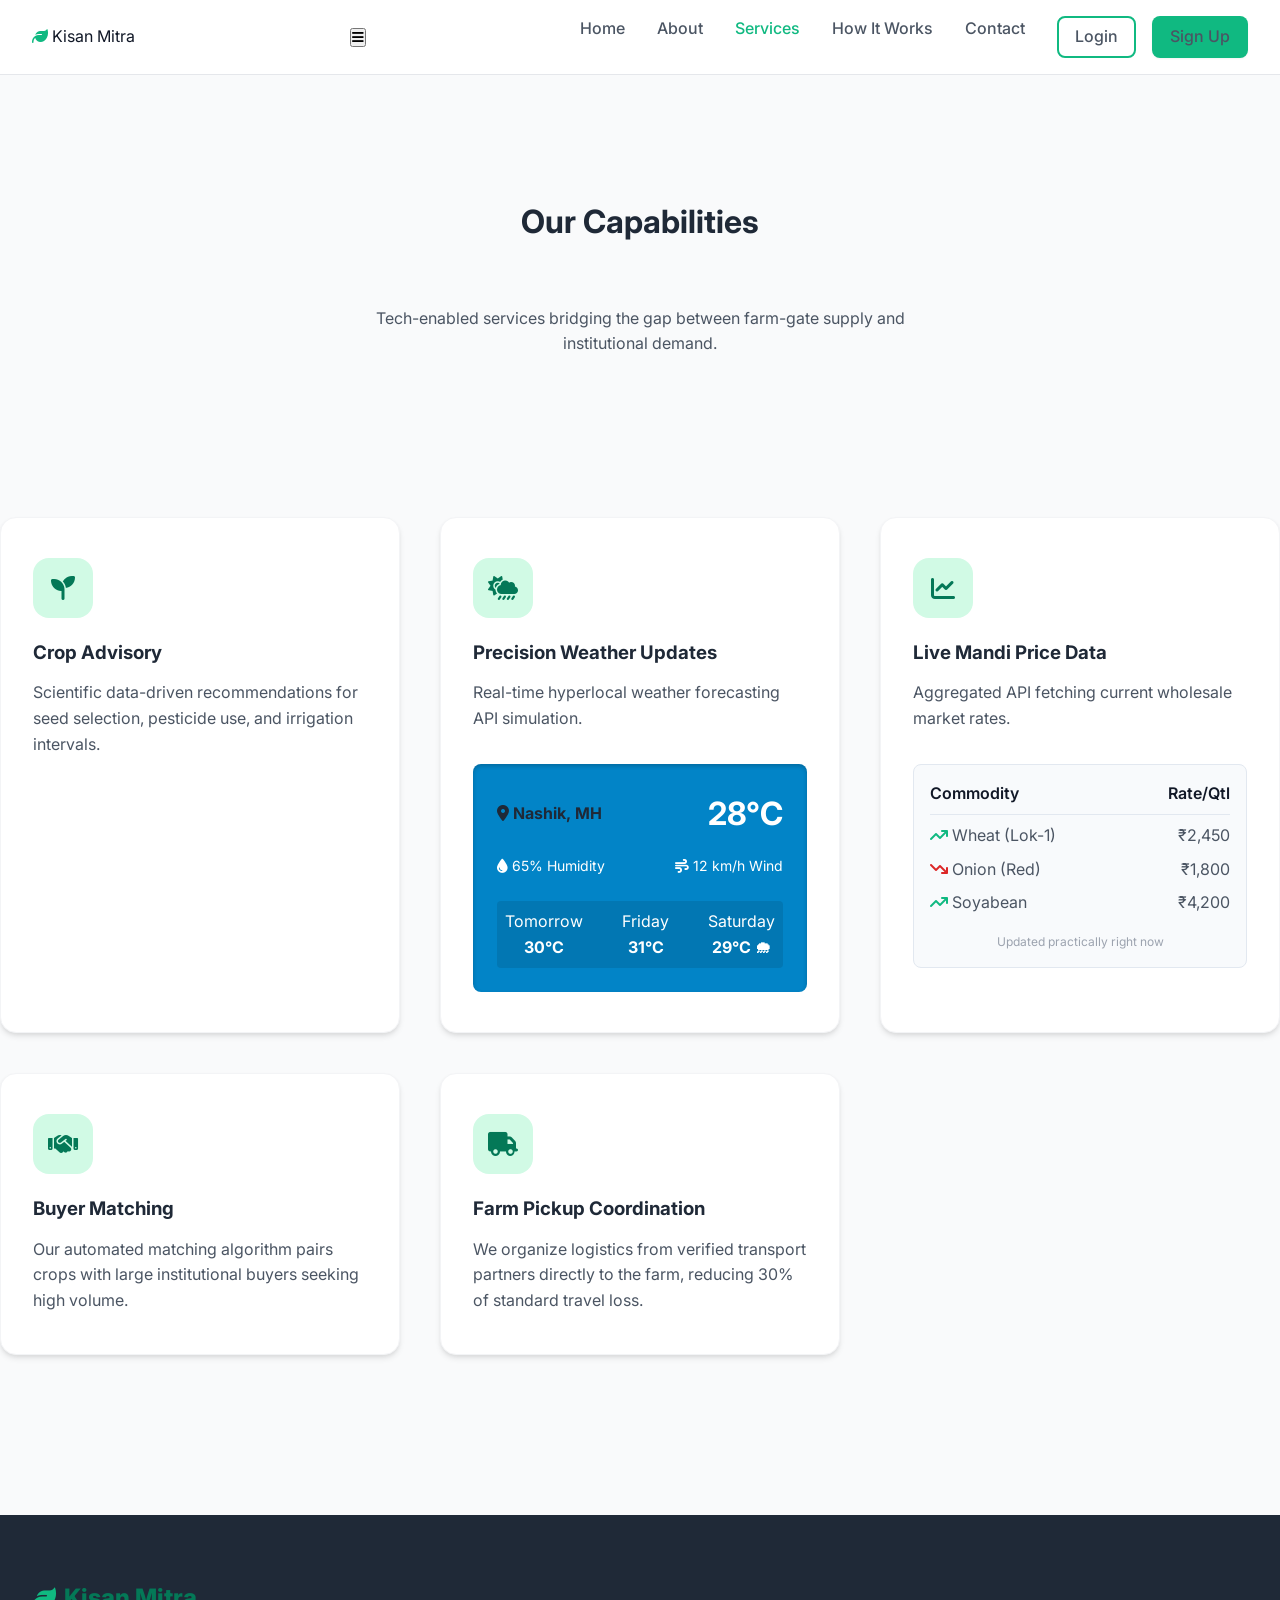
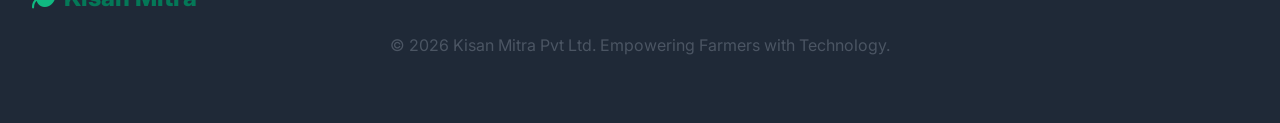
<file: services.html>
<!DOCTYPE html>
<html lang="en">
<head>
    <meta charset="UTF-8">
    <meta name="viewport" content="width=device-width, initial-scale=1.0">
    <title>Services | Kisan Mitra</title>
    <link href="https://fonts.googleapis.com/css2?family=Inter:wght@300;400;500;600;700;800&display=swap" rel="stylesheet">
    <link rel="stylesheet" href="https://cdnjs.cloudflare.com/ajax/libs/font-awesome/6.4.0/css/all.min.css">
    <link rel="stylesheet" href="style.css">
</head>
<body>

    <nav class="navbar" id="navbar">
        <div class="nav-container container">
            <a href="index.html" class="logo"><i class="fa-solid fa-leaf"></i> Kisan Mitra</a>
            <button class="mobile-menu-btn" title="Menu"><i class="fa-solid fa-bars"></i></button>
            <ul class="nav-links">
                <li><a href="index.html">Home</a></li>
                <li><a href="about.html">About</a></li>
                <li><a href="services.html" class="active">Services</a></li>
                <li><a href="how-it-works.html">How It Works</a></li>
                <li><a href="contact.html">Contact</a></li>
                <li class="nav-actions">
                    <a href="login.html" class="btn btn-outline" style="padding: 0.4rem 1rem;">Login</a>
                    <a href="register.html" class="btn btn-primary" style="padding: 0.4rem 1rem;">Sign Up</a>
                </li>
            </ul>
        </div>
    </nav>

    <div class="bg-gray" style="padding-top: 8rem; padding-bottom: 4rem;">
        <div class="container text-center fade-up">
            <h1 class="section-title">Our Capabilities</h1>
            <p style="color: var(--text-muted); max-width: 600px; margin: 0 auto;">Tech-enabled services bridging the gap between farm-gate supply and institutional demand.</p>
        </div>
    </div>

    <section class="section container">
        <div class="grid-3">
            <div class="card fade-up">
                <div class="card-icon"><i class="fa-solid fa-seedling"></i></div>
                <h3>Crop Advisory</h3>
                <p style="color: var(--text-muted);">Scientific data-driven recommendations for seed selection, pesticide use, and irrigation intervals.</p>
            </div>

            <!-- API SIMULATIONS -->
            <div class="card fade-up">
                <div class="card-icon"><i class="fa-solid fa-cloud-sun-rain"></i></div>
                <h3>Precision Weather Updates</h3>
                <p style="color: var(--text-muted); margin-bottom: 2rem;">Real-time hyperlocal weather forecasting API simulation.</p>
                
                <div style="background: #0284C7; color: white; padding: 1.5rem; border-radius: var(--radius-md); box-shadow: inset 0 2px 4px rgba(0,0,0,0.2); transition: transform 0.3s;" onmouseover="this.style.transform='scale(1.05)'" onmouseout="this.style.transform='scale(1)'">
                    <div style="display:flex; justify-content:space-between; align-items:center; margin-bottom: 1rem;">
                        <h4 style="margin:0;"><i class="fa-solid fa-location-dot"></i> Nashik, MH</h4>
                        <span style="font-weight: 700; font-size: 2rem;">28°C</span>
                    </div>
                    <div style="display:flex; justify-content:space-between; font-size: 0.875rem;">
                        <div><i class="fa-solid fa-droplet"></i> 65% Humidity</div>
                        <div><i class="fa-solid fa-wind"></i> 12 km/h Wind</div>
                    </div>
                    <div style="margin-top: 1.5rem; display:flex; justify-content:space-between; background:rgba(0,0,0,0.1); padding:0.5rem; border-radius:4px;">
                        <div class="text-center">Tomorrow<br><strong>30°C</strong></div>
                        <div class="text-center">Friday<br><strong>31°C</strong></div>
                        <div class="text-center">Saturday<br><strong>29°C 🌧</strong></div>
                    </div>
                </div>
            </div>

            <div class="card fade-up">
                <div class="card-icon"><i class="fa-solid fa-chart-line"></i></div>
                <h3>Live Mandi Price Data</h3>
                <p style="color: var(--text-muted); margin-bottom: 2rem;">Aggregated API fetching current wholesale market rates.</p>
                
                <div style="background: #F8FAFC; border: 1px solid #E2E8F0; padding: 1rem; border-radius: var(--radius-md); transition: transform 0.3s;" onmouseover="this.style.transform='scale(1.05)'" onmouseout="this.style.transform='scale(1)'">
                    <div style="display:flex; justify-content:space-between; padding-bottom: 0.5rem; border-bottom: 1px solid #E2E8F0; margin-bottom:0.5rem;">
                        <span style="font-weight:600;">Commodity</span><span style="font-weight:600;">Rate/Qtl</span>
                    </div>
                    <div style="display:flex; justify-content:space-between; margin-bottom:0.5rem; color:var(--text-muted);">
                        <span><i class="fa-solid fa-arrow-trend-up" style="color:var(--primary);"></i> Wheat (Lok-1)</span><span>₹2,450</span>
                    </div>
                    <div style="display:flex; justify-content:space-between; margin-bottom:0.5rem; color:var(--text-muted);">
                        <span><i class="fa-solid fa-arrow-trend-down" style="color:#DC2626;"></i> Onion (Red)</span><span>₹1,800</span>
                    </div>
                    <div style="display:flex; justify-content:space-between; margin-bottom:0.5rem; color:var(--text-muted);">
                        <span><i class="fa-solid fa-arrow-trend-up" style="color:var(--primary);"></i> Soyabean</span><span>₹4,200</span>
                    </div>
                    <p style="text-align:center; font-size: 0.75rem; margin-top: 1rem; color: #9CA3AF;">Updated practically right now</p>
                </div>
            </div>

            <div class="card fade-up">
                <div class="card-icon"><i class="fa-solid fa-handshake"></i></div>
                <h3>Buyer Matching</h3>
                <p style="color: var(--text-muted);">Our automated matching algorithm pairs crops with large institutional buyers seeking high volume.</p>
            </div>

            <div class="card fade-up">
                <div class="card-icon"><i class="fa-solid fa-truck"></i></div>
                <h3>Farm Pickup Coordination</h3>
                <p style="color: var(--text-muted);">We organize logistics from verified transport partners directly to the farm, reducing 30% of standard travel loss.</p>
            </div>
        </div>
    </section>

    <footer class="bg-gray" style="padding: 4rem 0; margin-top: 4rem;">
        <div class="container text-center">
            <div class="logo justify-center" style="margin-bottom: 1rem;"><a href="index.html"><i class="fa-solid fa-leaf"></i> Kisan Mitra</a></div>
            <p style="color: var(--text-muted);">&copy; 2026 Kisan Mitra Pvt Ltd. Empowering Farmers with Technology.</p>
        </div>
    </footer>

    <script src="script.js"></script>
</body>
</html>
</file>
<file: style.css>
@import url('https://fonts.googleapis.com/css2?family=Inter:wght@300;400;500;600;700;800&display=swap');

:root {
    --primary: #10B981; /* Emerald green - modern SaaS typical */
    --primary-dark: #047857;
    --primary-light: #D1FAE5;
    --secondary: #1F2937; /* Dark grayish blue */
    --accent: #F59E0B; /* Warning/action orange */
    --whatsapp: #25D366; /* WhatsApp green */
    
    --text-dark: #111827;
    --text-muted: #4B5563;
    --text-light: #9CA3AF;
    
    --bg-main: #F9FAFB;
    --bg-white: #FFFFFF;
    
    --shadow-sm: 0 1px 2px 0 rgba(0, 0, 0, 0.05);
    --shadow-md: 0 4px 6px -1px rgba(0, 0, 0, 0.1), 0 2px 4px -1px rgba(0, 0, 0, 0.06);
    --shadow-lg: 0 10px 15px -3px rgba(0, 0, 0, 0.1), 0 4px 6px -2px rgba(0, 0, 0, 0.05);
    
    --radius-md: 0.5rem;
    --radius-lg: 1rem;
    --radius-xl: 1.5rem;
    
    --transition: all 0.3s cubic-bezier(0.4, 0, 0.2, 1);
}

* { margin: 0; padding: 0; box-sizing: border-box; }
body { font-family: 'Inter', sans-serif; color: var(--text-dark); background-color: var(--bg-main); line-height: 1.6; font-size: 16px; overflow-x: hidden; }
h1, h2, h3, h4, h5, h6 { color: var(--secondary); font-weight: 700; line-height: 1.2; margin-bottom: 1rem; }
a { text-decoration: none; color: inherit; transition: var(--transition); }
img { max-width: 100%; height: auto; display: block; }
ul { list-style: none; }

.container { max-width: 1280px; margin: 0 auto; padding: 0 2rem; }
.text-center { text-align: center; }

/* Buttons */
.btn { display: inline-flex; align-items: center; justify-content: center; gap: 0.5rem; padding: 0.75rem 1.5rem; border-radius: var(--radius-md); font-weight: 600; cursor: pointer; transition: var(--transition); border: 2px solid transparent; }
.btn-primary { background-color: var(--primary); color: var(--bg-white); box-shadow: var(--shadow-sm); }
.btn-primary:hover { background-color: var(--primary-dark); box-shadow: var(--shadow-md); transform: translateY(-1px); }
.btn-outline { background-color: transparent; border-color: var(--primary); color: var(--primary); }
.btn-outline:hover { background-color: var(--primary-light); }
.btn-whatsapp { background-color: var(--whatsapp); color: var(--bg-white); }
.btn-whatsapp:hover { background-color: #1DA851; transform: translateY(-1px); box-shadow: var(--shadow-sm); }
.btn-large { padding: 1rem 2rem; font-size: 1.125rem; }

/* Navigation */
.navbar { background: rgba(255, 255, 255, 0.95); backdrop-filter: blur(10px); position: sticky; top: 0; z-index: 1000; border-bottom: 1px solid #E5E7EB; padding: 1rem 0; transition: var(--transition); }
.navbar .container { display: flex; justify-content: space-between; align-items: center; }
.logo a { font-size: 1.5rem; font-weight: 800; color: var(--primary-dark); display: flex; align-items: center; gap: 0.5rem; }
.logo i { color: var(--primary); }
.nav-links { display: flex; gap: 2rem; }
.nav-links a { font-weight: 500; color: var(--text-muted); }
.nav-links a:hover, .nav-links a.active { color: var(--primary); }
.nav-actions { display: flex; gap: 1rem; align-items: center; }
.hamburger { display: none; font-size: 1.5rem; cursor: pointer; color: var(--secondary); }

/* Layout Elements */
.section { padding: 6rem 0; }
.section-light { background-color: var(--bg-white); }
.section-title { text-align: center; margin-bottom: 4rem; }
.section-title h2 { font-size: 2.5rem; margin-bottom: 1rem; }
.section-title p { color: var(--text-muted); font-size: 1.125rem; max-width: 600px; margin: 0 auto; }

/* Grid Utilities */
.grid-2 { display: grid; grid-template-columns: repeat(2, 1fr); gap: 4rem; align-items: center; }
.grid-3 { display: grid; grid-template-columns: repeat(3, 1fr); gap: 2.5rem; }
.grid-4 { display: grid; grid-template-columns: repeat(4, 1fr); gap: 2rem; }

/* Badges & Tags */
.badge { display: inline-block; padding: 0.25rem 0.75rem; border-radius: 999px; font-size: 0.875rem; font-weight: 600; margin-bottom: 1rem; }
.badge-primary { background-color: var(--primary-light); color: var(--primary-dark); }
.badge-secondary { background-color: #FEF3C7; color: #92400E; }
.badge-WhatsApp { background-color: #DCF8C6; color: #128C7E; }

/* Hero Section */
.hero { padding: 8rem 0 6rem; background: linear-gradient(180deg, var(--primary-light) 0%, rgba(255,255,255,0) 100%); text-align: center; }
.hero h1 { font-size: 4rem; font-weight: 800; color: var(--secondary); margin-bottom: 1.5rem; letter-spacing: -0.025em; line-height: 1.1; }
.hero h1 span { color: var(--primary); }
.hero p { font-size: 1.25rem; color: var(--text-muted); max-width: 800px; margin: 0 auto 2.5rem; }
.hero-buttons { display: flex; justify-content: center; gap: 1.5rem; }

/* Specialized Containers */
.flow-container { background: var(--bg-white); border-radius: var(--radius-lg); padding: 3rem; box-shadow: var(--shadow-lg); border: 1px solid #E5E7EB; }
.flow-step { display: flex; flex-direction: column; align-items: center; text-align: center; position: relative; }
.flow-icon { width: 80px; height: 80px; background: var(--primary-light); color: var(--primary-dark); border-radius: 50%; display: flex; align-items: center; justify-content: center; font-size: 2rem; margin-bottom: 1.5rem; font-weight: 800; border: 4px solid var(--bg-white); box-shadow: var(--shadow-sm); z-index: 2; }
.flow-step-line { position: absolute; top: 40px; left: 50%; width: 100%; height: 2px; background: #E5E7EB; z-index: 1; }
.flow-step:last-child .flow-step-line { display: none; }

/* WhatsApp Integration Flow */
.whatsapp-terminal { background: #E5E5E5; border-radius: var(--radius-lg); overflow: hidden; box-shadow: var(--shadow-lg); font-family: -apple-system, BlinkMacSystemFont, "Segoe UI", Roboto, Helvetica, Arial, sans-serif; }
.whatsapp-header { background: #075E54; padding: 1rem; color: white; display: flex; align-items: center; gap: 1rem; font-weight: 600; }
.whatsapp-body { background: #E5DDD5; padding: 1.5rem; min-height: 300px; display: flex; flex-direction: column; gap: 1rem; }
.msg { padding: 0.75rem 1rem; border-radius: 0.5rem; max-width: 80%; font-size: 0.95rem; }
.msg-in { background: white; align-self: flex-start; border-top-left-radius: 0; }
.msg-out { background: #DCF8C6; align-self: flex-end; border-top-right-radius: 0; }

/* Cards */
.card { background: var(--bg-white); border-radius: var(--radius-lg); padding: 2.5rem 2rem; box-shadow: var(--shadow-md); transition: var(--transition); border: 1px solid #F3F4F6; }
.card:hover { transform: translateY(-5px); box-shadow: var(--shadow-lg); border-color: var(--primary-light); }
.card-icon { width: 60px; height: 60px; background: var(--primary-light); color: var(--primary-dark); border-radius: 1rem; display: flex; align-items: center; justify-content: center; font-size: 1.5rem; margin-bottom: 1.5rem; }

/* Dashboard UI Layout */
.dashboard-layout { display: flex; min-height: 100vh; background: var(--bg-main); flex-direction: row; }
.sidebar { width: 280px; background: var(--bg-white); border-right: 1px solid #E5E7EB; position: fixed; height: 100vh; padding: 2rem 1.5rem; overflow-y: auto; }
.sidebar-logo { padding-bottom: 2rem; border-bottom: 1px solid #E5E7EB; margin-bottom: 2rem; }
.sidebar-menu li { margin-bottom: 0.5rem; }
.sidebar-menu a { display: flex; align-items: center; gap: 1rem; padding: 0.75rem 1rem; border-radius: var(--radius-md); color: var(--text-muted); font-weight: 500; }
.sidebar-menu a:hover, .sidebar-menu a.active { background: var(--primary-light); color: var(--primary-dark); }
.main-content { margin-left: 280px; flex: 1; padding: 2rem 3rem; }
.dashboard-header { display: flex; justify-content: space-between; align-items: center; margin-bottom: 2rem; background: var(--bg-white); padding: 1.5rem 2rem; border-radius: var(--radius-lg); box-shadow: var(--shadow-sm); }
.stat-cards { display: grid; grid-template-columns: repeat(4, 1fr); gap: 1.5rem; margin-bottom: 2rem; }
.stat-card { background: var(--bg-white); padding: 1.5rem; border-radius: var(--radius-lg); box-shadow: var(--shadow-sm); border: 1px solid #F3F4F6; }
.stat-title { color: var(--text-muted); font-size: 0.875rem; margin-bottom: 0.5rem; font-weight: 600; text-transform: uppercase; letter-spacing: 0.05em; }
.stat-value { font-size: 2rem; font-weight: 700; color: var(--secondary); margin-bottom: 0.5rem; }
.stat-change { font-size: 0.875rem; color: var(--primary); display: flex; align-items: center; gap: 0.25rem; font-weight: 500; }

.table-container { background: var(--bg-white); border-radius: var(--radius-lg); box-shadow: var(--shadow-sm); overflow: hidden; border: 1px solid #E5E7EB; margin-bottom: 2rem; }
.table-header { padding: 1.5rem; border-bottom: 1px solid #E5E7EB; display: flex; justify-content: space-between; align-items: center; }
table { width: 100%; border-collapse: collapse; }
th, td { padding: 1.25rem 1.5rem; text-align: left; border-bottom: 1px solid #E5E7EB; }
th { background: #F9FAFB; font-weight: 600; color: var(--text-muted); text-transform: uppercase; font-size: 0.75rem; letter-spacing: 0.05em; }
tr:hover td { background: #F9FAFB; }
.status-pill { padding: 0.25rem 0.75rem; border-radius: 999px; font-size: 0.875rem; font-weight: 500; }
.status-success { background: #D1FAE5; color: #065F46; }
.status-pending { background: #FEF3C7; color: #92400E; }

/* Filter Bar */
.filter-bar { display: flex; gap: 1rem; padding: 1rem 1.5rem; background: var(--bg-white); border-bottom: 1px solid #E5E7EB; }
.filter-input { padding: 0.5rem 1rem; border: 1px solid #D1D5DB; border-radius: var(--radius-md); font-family: inherit; }

/* Footer */
footer { background: var(--secondary); color: white; padding: 5rem 0 2rem; }
.footer-grid { margin-bottom: 4rem; }
.footer-title { color: white; font-weight: 700; margin-bottom: 1.5rem; font-size: 1.25rem; }
.footer-col ul li { margin-bottom: 0.75rem; }
.footer-col ul li a { color: var(--text-light); }
.footer-col ul li a:hover { color: white; }
.footer-bottom { border-top: 1px solid rgba(255,255,255,0.1); padding-top: 2rem; text-align: center; color: var(--text-light); font-size: 0.875rem; }

/* Forms */
.form-container { background: var(--bg-white); padding: 3rem; border-radius: var(--radius-lg); box-shadow: var(--shadow-lg); width: 100%; max-width: 480px; margin: 0 auto; border: 1px solid #F3F4F6; }
.form-group { margin-bottom: 1.5rem; }
.form-group label { display: block; margin-bottom: 0.5rem; font-weight: 500; color: var(--secondary); }
.form-group input, .form-group textarea { width: 100%; padding: 0.875rem; border: 1px solid #D1D5DB; border-radius: var(--radius-md); font-family: inherit; transition: var(--transition); background: #F9FAFB; }
.form-group input:focus, .form-group textarea:focus { outline: none; border-color: var(--primary); box-shadow: 0 0 0 3px var(--primary-light); background: white; }

/* Notice Box */
.notice-box { background: var(--primary-light); border-left: 4px solid var(--primary); padding: 1rem 1.5rem; border-radius: 0 var(--radius-md) var(--radius-md) 0; margin: 2rem 0; font-weight: 500; color: var(--primary-dark); }

/* Animations */
.fade-up { opacity: 0; transform: translateY(30px); transition: opacity 0.8s cubic-bezier(0.4, 0, 0.2, 1), transform 0.8s cubic-bezier(0.4, 0, 0.2, 1); }
.fade-up.visible { opacity: 1; transform: translateY(0); }

/* Mobile Menu Class */
.nav-active { display: flex !important; flex-direction: column; position: absolute; top: 100%; left: 0; width: 100%; background: var(--bg-white); padding: 2rem; box-shadow: var(--shadow-md); border-top: 1px solid #E5E7EB; }

/* Responsiveness */
@media (max-width: 1024px) {
    .grid-4 { grid-template-columns: repeat(2, 1fr); }
    .grid-3 { grid-template-columns: repeat(2, 1fr); }
    .hero h1 { font-size: 3rem; }
    .stat-cards { grid-template-columns: repeat(2, 1fr); }
}

@media (max-width: 768px) {
    .grid-2, .grid-3, .grid-4 { grid-template-columns: 1fr; }
    .navbar .nav-links, .navbar .nav-actions { display: none; }
    .hamburger { display: block; }
    .hero { padding: 6rem 0 4rem; }
    .hero h1 { font-size: 2.5rem; }
    .flow-step-line { display: none; }
    .flow-step { margin-bottom: 2rem; }
    
    /* Dashboard logic */
    .dashboard-layout { flex-direction: column; }
    .sidebar { width: 100%; height: auto; position: relative; border-right: none; border-bottom: 1px solid #E5E7EB; padding: 1rem; }
    .main-content { margin-left: 0; padding: 1rem; }
    .stat-cards { grid-template-columns: 1fr; }
}
</file>
